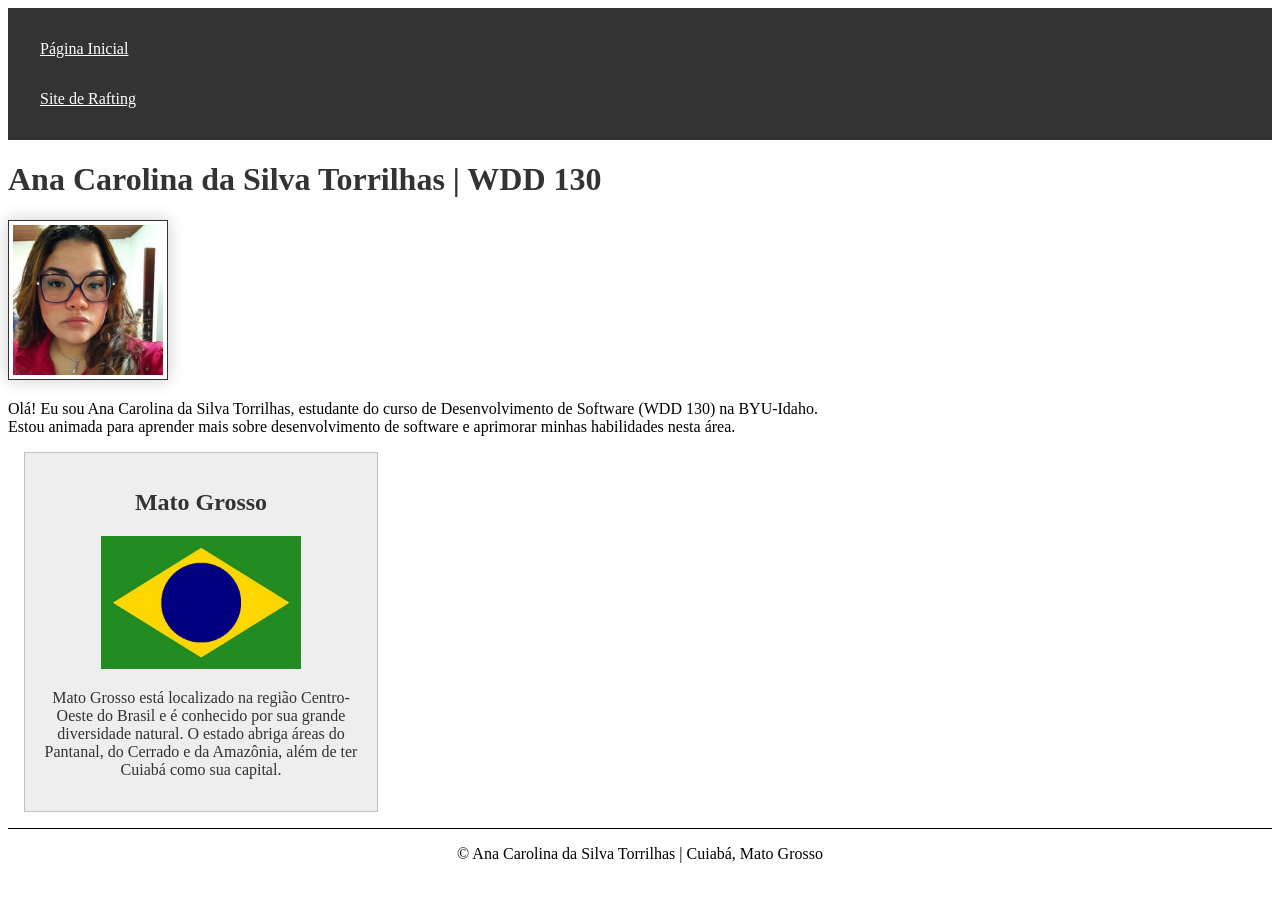
<file: index.html>
<!DOCTYPE html>
<html lang="pt-BR">
  <head>
    <meta charset="UTF-8">
    <meta name="viewport" content="width=device-width, initial-scale=1.0">
    <title>Ana Carolina da Silva Torrilhas | WDD 130</title>
    <meta name="description" content="Página inicial de Ana Carolina da Silva Torrilhas para o curso WDD 130, com informações sobre desenvolvimento de software e Mato Grosso.">
    <meta name="author" content="Ana Carolina da Silva Torrilhas">
    <link rel="stylesheet" href="estilos/estilos.css">
  </head>
  <body>
    <header>
      <nav aria-label="Navegação principal">
        <a href="#">Página Inicial</a>
        <a href="wwr/">Site de Rafting</a>
      </nav>
    </header>
    <main>
      <h1>Ana Carolina da Silva Torrilhas | WDD 130</h1>
      <img src="imagens/perfil.jpg" alt="Ana Carolina da Silva Torrilhas" width="200">
      <p>Olá! Eu sou Ana Carolina da Silva Torrilhas, estudante do curso de Desenvolvimento de Software (WDD 130) na BYU-Idaho. Estou animada para aprender mais sobre desenvolvimento de software e aprimorar minhas habilidades nesta área.</p>
    </main>
    <aside>
      <h2>Mato Grosso</h2>
      <img src="imagens/brasil.jpg" alt="Bandeira do Brasil">
      <p>Mato Grosso está localizado na região Centro-Oeste do Brasil e é conhecido por sua grande diversidade natural. O estado abriga áreas do Pantanal, do Cerrado e da Amazônia, além de ter Cuiabá como sua capital.</p>
    </aside>
    <footer>
      <p>&copy; Ana Carolina da Silva Torrilhas | Cuiabá, Mato Grosso</p>
    </footer>
  </body>
</html>
</file>
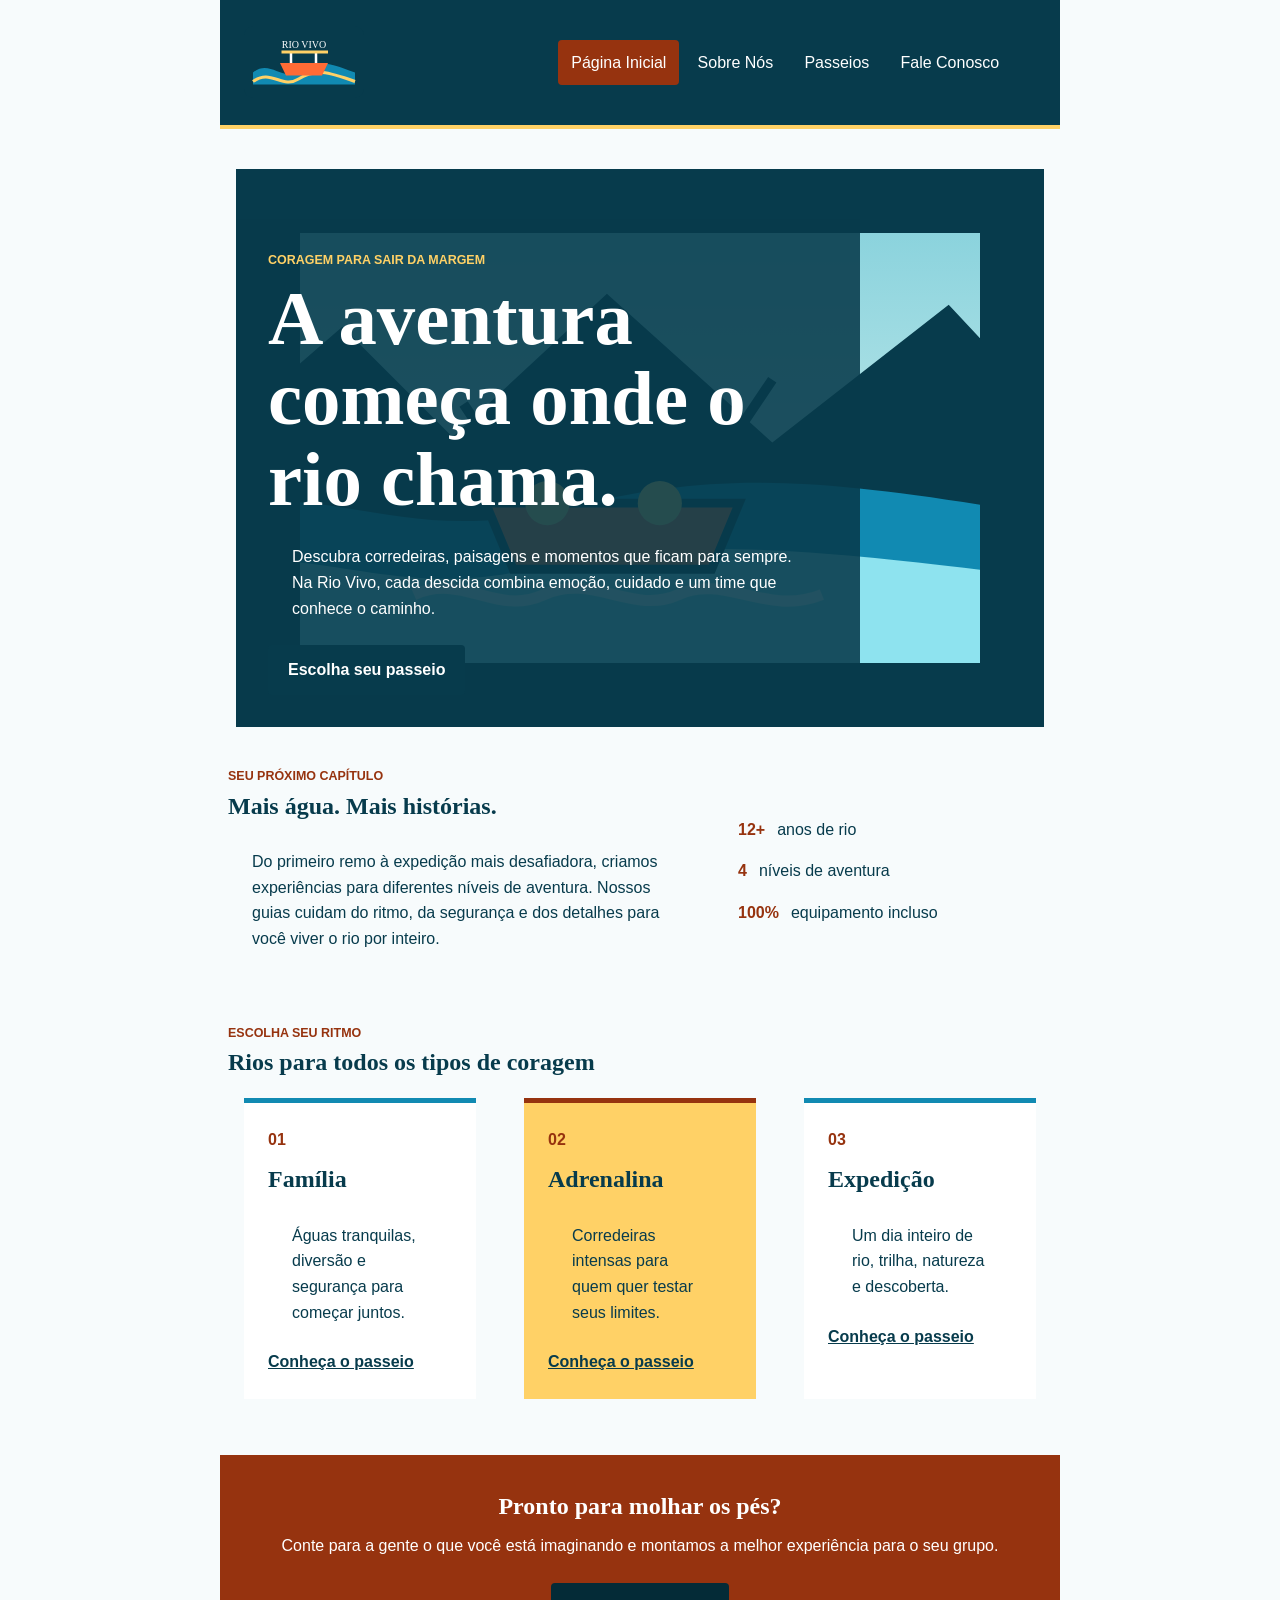
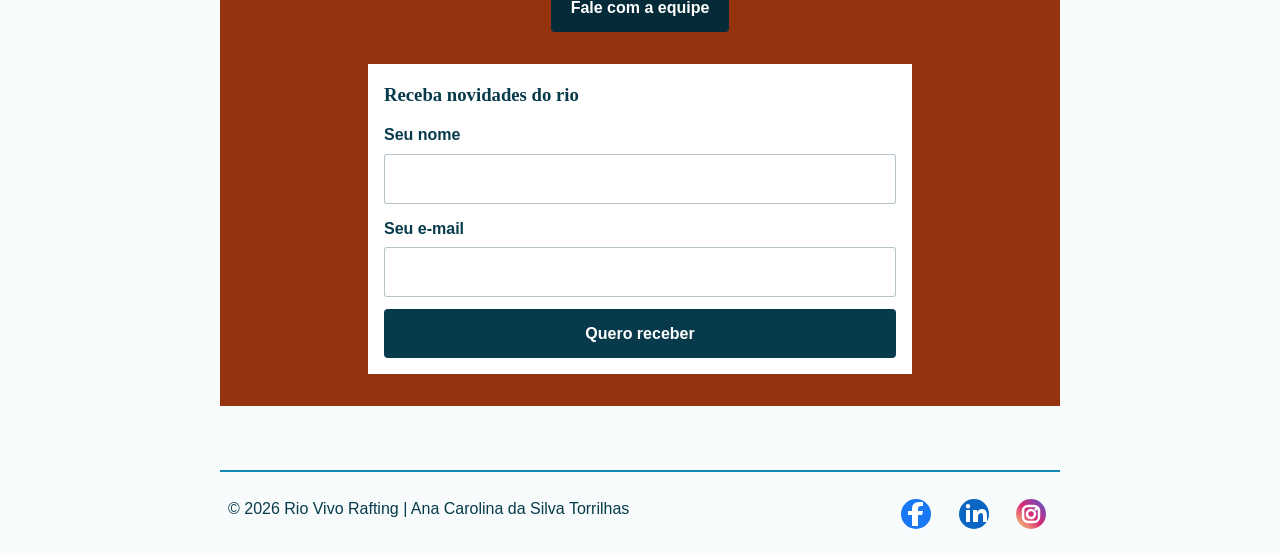
<file: wwr/index.html>
<!DOCTYPE html>
<html lang="pt-BR">
  <head>
    <meta charset="UTF-8">
    <meta name="viewport" content="width=device-width, initial-scale=1.0">
    <title>Rio Vivo Rafting | Aventura que fica</title>
    <meta name="description" content="Viva experiências de rafting seguras e memoráveis com a Rio Vivo, cercado pelas paisagens mais bonitas do Brasil.">
    <meta name="author" content="Ana Carolina da Silva Torrilhas">
    <link rel="stylesheet" href="estilos/rafting.css">
  </head>
  <body>
    <header>
      <a class="logo" href="index.html"><img src="imagens/logo.svg" alt="Rio Vivo Rafting"></a>
      <nav aria-label="Navegação principal">
        <ul>
          <li><a href="index.html" aria-current="page">Página Inicial</a></li>
          <li><a href="sobre.html">Sobre Nós</a></li>
          <li><a href="passeios.html">Passeios</a></li>
          <li><a href="contato.html">Fale Conosco</a></li>
        </ul>
      </nav>
    </header>

    <main>
      <section class="home-hero">
        <img class="home-hero-image" src="imagens/hero-rafting.svg" alt="Bote de rafting descendo um rio entre montanhas">
        <div class="home-hero-content">
          <p class="eyebrow">Coragem para sair da margem</p>
          <h1>A aventura começa onde o rio chama.</h1>
          <p>Descubra corredeiras, paisagens e momentos que ficam para sempre. Na Rio Vivo, cada descida combina emoção, cuidado e um time que conhece o caminho.</p>
          <a class="button" href="passeios.html">Escolha seu passeio</a>
        </div>
      </section>

      <section class="intro-section">
        <div>
          <p class="eyebrow">Seu próximo capítulo</p>
          <h2>Mais água. Mais histórias.</h2>
          <p>Do primeiro remo à expedição mais desafiadora, criamos experiências para diferentes níveis de aventura. Nossos guias cuidam do ritmo, da segurança e dos detalhes para você viver o rio por inteiro.</p>
        </div>
        <div class="stat-list" aria-label="Diferenciais da Rio Vivo">
          <div><strong>12+</strong><span>anos de rio</span></div>
          <div><strong>4</strong><span>níveis de aventura</span></div>
          <div><strong>100%</strong><span>equipamento incluso</span></div>
        </div>
      </section>

      <section class="feature-section">
        <div class="section-heading">
          <p class="eyebrow">Escolha seu ritmo</p>
          <h2>Rios para todos os tipos de coragem</h2>
        </div>
        <div class="mini-grid">
          <article class="feature-card"><span class="card-number">01</span><h3>Família</h3><p>Águas tranquilas, diversão e segurança para começar juntos.</p><a href="passeios.html">Conheça o passeio</a></article>
          <article class="feature-card feature-card-accent"><span class="card-number">02</span><h3>Adrenalina</h3><p>Corredeiras intensas para quem quer testar seus limites.</p><a href="passeios.html">Conheça o passeio</a></article>
          <article class="feature-card"><span class="card-number">03</span><h3>Expedição</h3><p>Um dia inteiro de rio, trilha, natureza e descoberta.</p><a href="passeios.html">Conheça o passeio</a></article>
        </div>
      </section>

      <section class="cta-section">
        <h2>Pronto para molhar os pés?</h2>
        <p>Conte para a gente o que você está imaginando e montamos a melhor experiência para o seu grupo.</p>
        <a class="button button-dark" href="contato.html">Fale com a equipe</a>
        <form class="newsletter-form" action="https://formspree.io/f/mayzqvqa" method="post">
          <h3>Receba novidades do rio</h3>
          <label for="newsletter-nome">Seu nome<input id="newsletter-nome" name="nome" type="text" autocomplete="name" required></label>
          <label for="newsletter-email">Seu e-mail<input id="newsletter-email" name="email" type="email" autocomplete="email" required></label>
          <button class="button" type="submit">Quero receber</button>
        </form>
      </section>
    </main>

    <footer>
      <p>&copy; 2026 Rio Vivo Rafting | Ana Carolina da Silva Torrilhas</p>
      <nav class="redes-sociais" aria-label="Redes sociais">
        <a href="https://facebook.com" aria-label="Facebook"><img src="imagens/facebook.svg" alt="Ícone do Facebook"></a>
        <a href="https://linkedin.com" aria-label="LinkedIn"><img src="imagens/linkedin.svg" alt="Ícone do LinkedIn"></a>
        <a href="https://instagram.com" aria-label="Instagram"><img src="imagens/instagram.svg" alt="Ícone do Instagram"></a>
      </nav>
    </footer>
  </body>
</html>
</file>
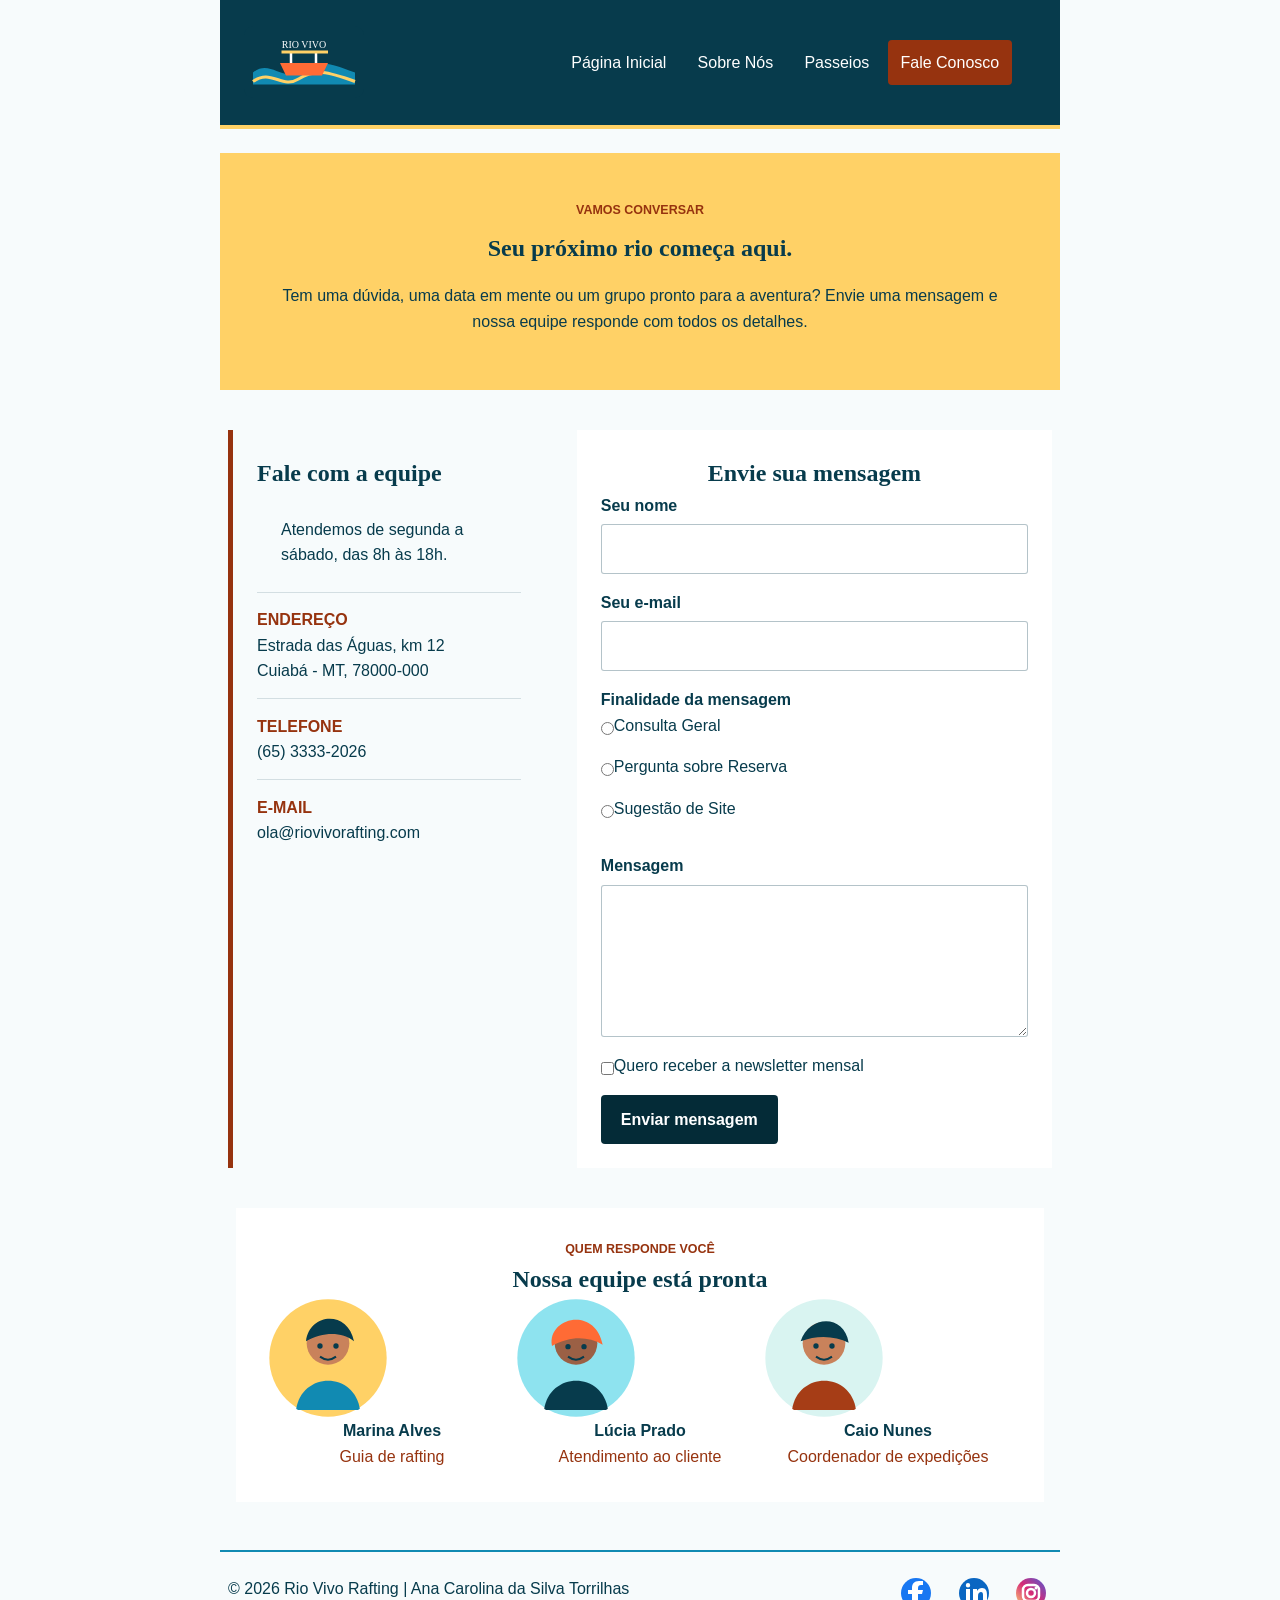
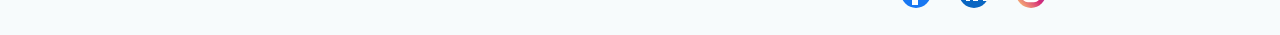
<file: wwr/contato.html>
<!DOCTYPE html>
<html lang="pt-BR">
  <head>
    <meta charset="UTF-8">
    <meta name="viewport" content="width=device-width, initial-scale=1.0">
    <title>Fale Conosco | Rio Vivo Rafting</title>
    <meta name="description" content="Entre em contato com a Rio Vivo Rafting para tirar dúvidas, planejar seu passeio e falar com nossa equipe.">
    <meta name="author" content="Ana Carolina da Silva Torrilhas">
    <link rel="stylesheet" href="estilos/rafting.css">
  </head>
  <body>
    <header>
      <a class="logo" href="index.html"><img src="imagens/logo.svg" alt="Rio Vivo Rafting"></a>
      <nav aria-label="Navegação principal"><ul>
        <li><a href="index.html">Página Inicial</a></li><li><a href="sobre.html">Sobre Nós</a></li><li><a href="passeios.html">Passeios</a></li><li><a href="contato.html" aria-current="page">Fale Conosco</a></li>
      </ul></nav>
    </header>

    <main>
      <section class="page-intro">
        <p class="eyebrow">Vamos conversar</p>
        <h1>Seu próximo rio começa aqui.</h1>
        <p>Tem uma dúvida, uma data em mente ou um grupo pronto para a aventura? Envie uma mensagem e nossa equipe responde com todos os detalhes.</p>
      </section>

      <section class="contact-layout">
        <div class="contact-info">
          <h2>Fale com a equipe</h2>
          <p>Atendemos de segunda a sábado, das 8h às 18h.</p>
          <dl>
            <div><dt>Endereço</dt><dd>Estrada das Águas, km 12<br>Cuiabá - MT, 78000-000</dd></div>
            <div><dt>Telefone</dt><dd>(65) 3333-2026</dd></div>
            <div><dt>E-mail</dt><dd>ola@riovivorafting.com</dd></div>
          </dl>
          <iframe title="Mapa da base Rio Vivo Rafting em Cuiabá" src="https://www.google.com/maps?q=Cuiab%C3%A1%20MT&output=embed" loading="lazy"></iframe>
        </div>

        <form action="https://formspree.io/f/mayzqvqa" method="post">
          <h2>Envie sua mensagem</h2>
          <label for="nome">Seu nome<input id="nome" name="nome" type="text" autocomplete="name" required></label>
          <label for="email">Seu e-mail<input id="email" name="email" type="email" autocomplete="email" required></label>
          <fieldset>
            <legend>Finalidade da mensagem</legend>
            <label><input id="consulta-geral" name="finalidade" type="radio" value="consulta-geral" required> Consulta Geral</label>
            <label><input id="pergunta-reserva" name="finalidade" type="radio" value="pergunta-reserva"> Pergunta sobre Reserva</label>
            <label><input id="sugestao-site" name="finalidade" type="radio" value="sugestao-site"> Sugestão de Site</label>
          </fieldset>
          <label for="mensagem">Mensagem<textarea id="mensagem" name="mensagem" rows="5" required></textarea></label>
          <label class="checkbox-label"><input id="newsletter" name="newsletter" type="checkbox" value="sim"> Quero receber a newsletter mensal</label>
          <button class="button button-dark" type="submit">Enviar mensagem</button>
        </form>
      </section>

      <section class="staff-section">
        <p class="eyebrow">Quem responde você</p>
        <h2>Nossa equipe está pronta</h2>
        <div class="staff-grid">
          <figure><img src="imagens/funcionaria-1.svg" alt="Marina Alves, guia de rafting"><figcaption><strong>Marina Alves</strong><span>Guia de rafting</span></figcaption></figure>
          <figure><img src="imagens/funcionaria-2.svg" alt="Lúcia Prado, atendimento ao cliente"><figcaption><strong>Lúcia Prado</strong><span>Atendimento ao cliente</span></figcaption></figure>
          <figure><img src="imagens/funcionario-3.svg" alt="Caio Nunes, coordenador de expedições"><figcaption><strong>Caio Nunes</strong><span>Coordenador de expedições</span></figcaption></figure>
        </div>
      </section>
    </main>

    <footer><p>&copy; 2026 Rio Vivo Rafting | Ana Carolina da Silva Torrilhas</p><nav class="redes-sociais" aria-label="Redes sociais"><a href="https://facebook.com" aria-label="Facebook"><img src="imagens/facebook.svg" alt="Ícone do Facebook"></a><a href="https://linkedin.com" aria-label="LinkedIn"><img src="imagens/linkedin.svg" alt="Ícone do LinkedIn"></a><a href="https://instagram.com" aria-label="Instagram"><img src="imagens/instagram.svg" alt="Ícone do Instagram"></a></nav></footer>
  </body>
</html>
</file>
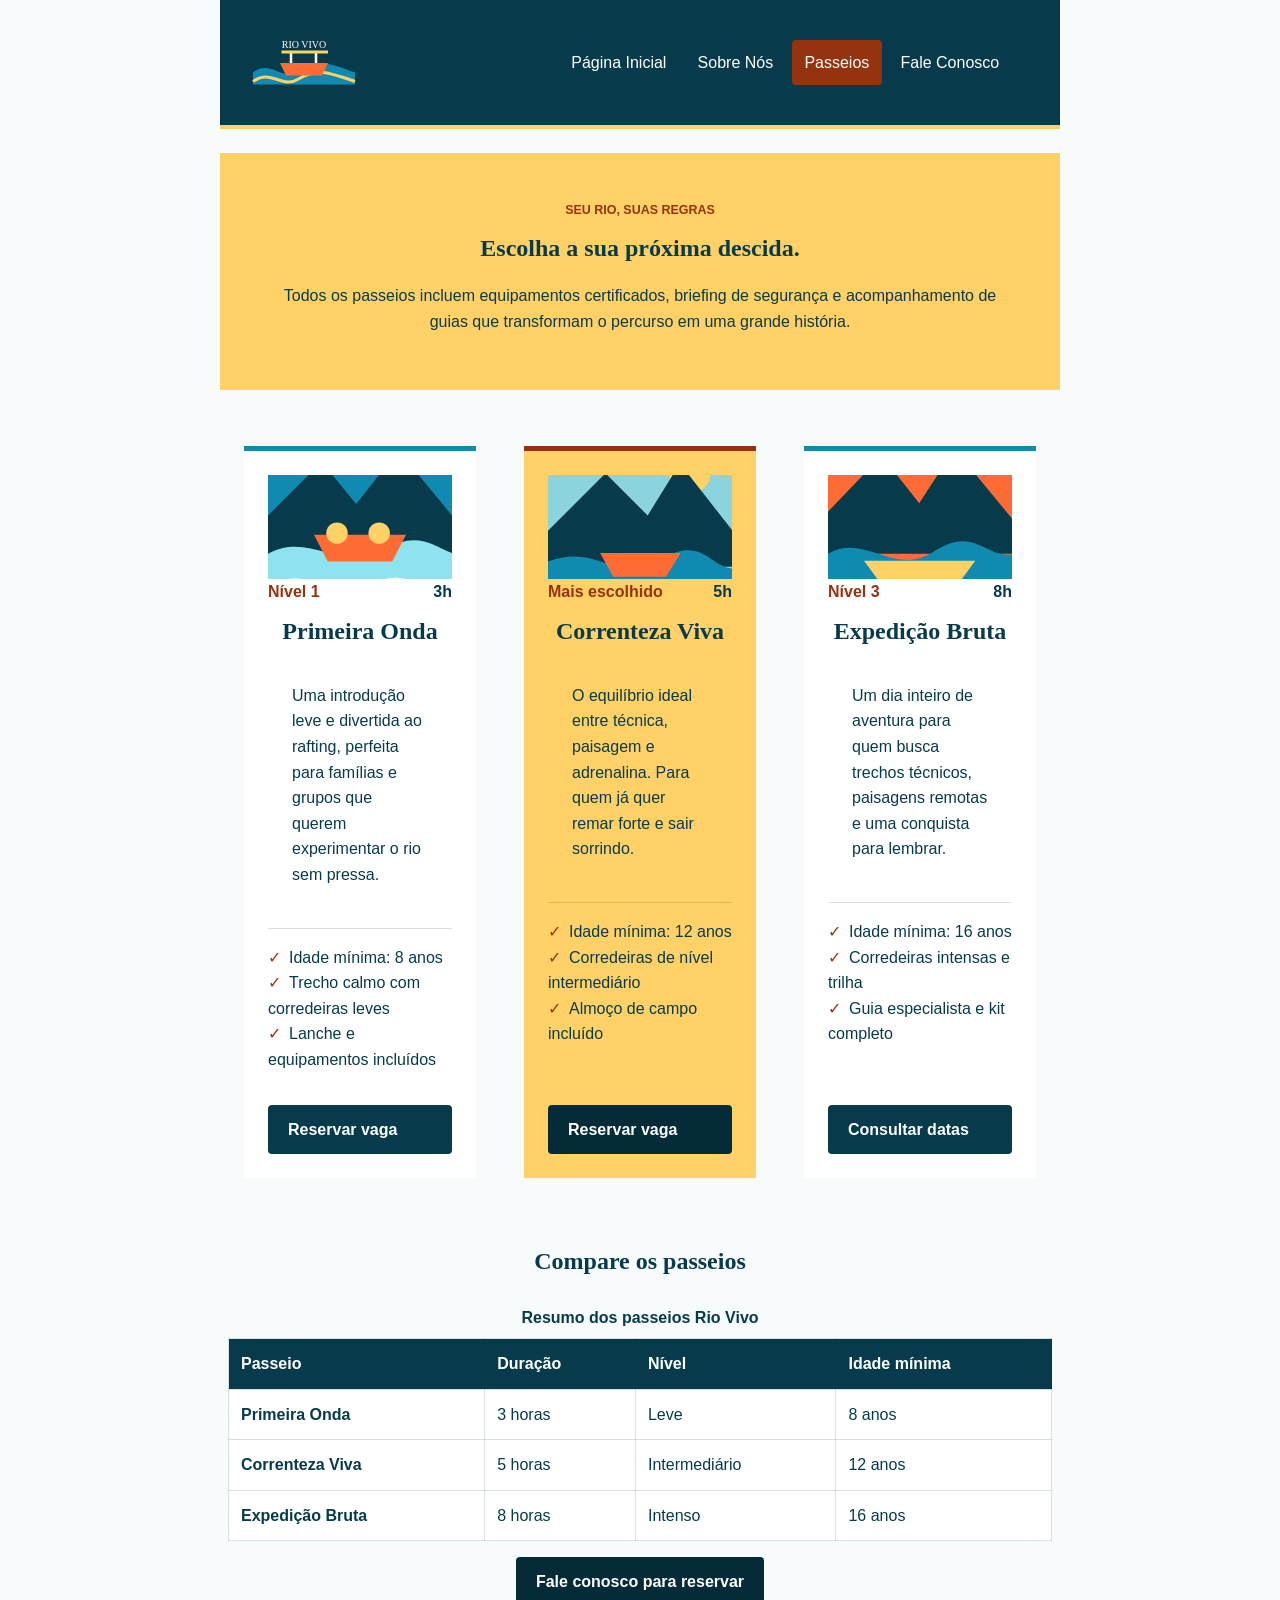
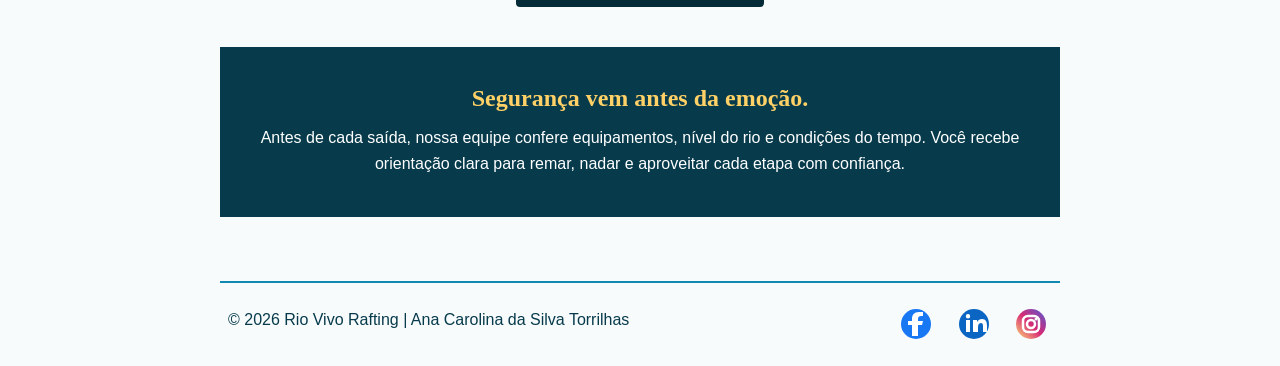
<file: wwr/passeios.html>
<!DOCTYPE html>
<html lang="pt-BR">
  <head>
    <meta charset="UTF-8">
    <meta name="viewport" content="width=device-width, initial-scale=1.0">
    <title>Passeios | Rio Vivo Rafting</title>
    <meta name="description" content="Compare os passeios de rafting da Rio Vivo e encontre a aventura ideal para o seu grupo.">
    <meta name="author" content="Ana Carolina da Silva Torrilhas">
    <link rel="stylesheet" href="estilos/rafting.css">
  </head>
  <body>
    <header>
      <a class="logo" href="index.html"><img src="imagens/logo.svg" alt="Rio Vivo Rafting"></a>
      <nav aria-label="Navegação principal"><ul>
        <li><a href="index.html">Página Inicial</a></li><li><a href="sobre.html">Sobre Nós</a></li><li><a href="passeios.html" aria-current="page">Passeios</a></li><li><a href="contato.html">Fale Conosco</a></li>
      </ul></nav>
    </header>

    <main>
      <section class="page-intro"><p class="eyebrow">Seu rio, suas regras</p><h1>Escolha a sua próxima descida.</h1><p>Todos os passeios incluem equipamentos certificados, briefing de segurança e acompanhamento de guias que transformam o percurso em uma grande história.</p></section>
      <section class="tour-grid" aria-label="Opções de passeios">
        <article class="tour-card"><img src="imagens/aventura-1.svg" alt="Bote na aventura Primeira Onda"><div class="tour-top"><span>Nível 1</span><strong>3h</strong></div><h2>Primeira Onda</h2><p>Uma introdução leve e divertida ao rafting, perfeita para famílias e grupos que querem experimentar o rio sem pressa.</p><ul><li>Idade mínima: 8 anos</li><li>Trecho calmo com corredeiras leves</li><li>Lanche e equipamentos incluídos</li></ul><a class="button" href="contato.html">Reservar vaga</a></article>
        <article class="tour-card tour-card-featured"><img src="imagens/aventura-3.svg" alt="Bote na aventura Correnteza Viva"><div class="tour-top"><span>Mais escolhido</span><strong>5h</strong></div><h2>Correnteza Viva</h2><p>O equilíbrio ideal entre técnica, paisagem e adrenalina. Para quem já quer remar forte e sair sorrindo.</p><ul><li>Idade mínima: 12 anos</li><li>Corredeiras de nível intermediário</li><li>Almoço de campo incluído</li></ul><a class="button button-dark" href="contato.html">Reservar vaga</a></article>
        <article class="tour-card"><img src="imagens/aventura-5.svg" alt="Bote na aventura Expedição Bruta"><div class="tour-top"><span>Nível 3</span><strong>8h</strong></div><h2>Expedição Bruta</h2><p>Um dia inteiro de aventura para quem busca trechos técnicos, paisagens remotas e uma conquista para lembrar.</p><ul><li>Idade mínima: 16 anos</li><li>Corredeiras intensas e trilha</li><li>Guia especialista e kit completo</li></ul><a class="button" href="contato.html">Consultar datas</a></article>
      </section>
      <section class="schedule-section">
        <h2>Compare os passeios</h2>
        <table>
          <caption>Resumo dos passeios Rio Vivo</caption>
          <thead><tr><th>Passeio</th><th>Duração</th><th>Nível</th><th>Idade mínima</th></tr></thead>
          <tbody><tr><th>Primeira Onda</th><td>3 horas</td><td>Leve</td><td>8 anos</td></tr><tr><th>Correnteza Viva</th><td>5 horas</td><td>Intermediário</td><td>12 anos</td></tr><tr><th>Expedição Bruta</th><td>8 horas</td><td>Intenso</td><td>16 anos</td></tr></tbody>
        </table>
        <a class="button button-dark" href="contato.html">Fale conosco para reservar</a>
      </section>
      <section class="safety-strip"><h2>Segurança vem antes da emoção.</h2><p>Antes de cada saída, nossa equipe confere equipamentos, nível do rio e condições do tempo. Você recebe orientação clara para remar, nadar e aproveitar cada etapa com confiança.</p></section>
    </main>

    <footer><p>&copy; 2026 Rio Vivo Rafting | Ana Carolina da Silva Torrilhas</p><nav class="redes-sociais" aria-label="Redes sociais"><a href="https://facebook.com" aria-label="Facebook"><img src="imagens/facebook.svg" alt="Ícone do Facebook"></a><a href="https://linkedin.com" aria-label="LinkedIn"><img src="imagens/linkedin.svg" alt="Ícone do LinkedIn"></a><a href="https://instagram.com" aria-label="Instagram"><img src="imagens/instagram.svg" alt="Ícone do Instagram"></a></nav></footer>
  </body>
</html>
</file>
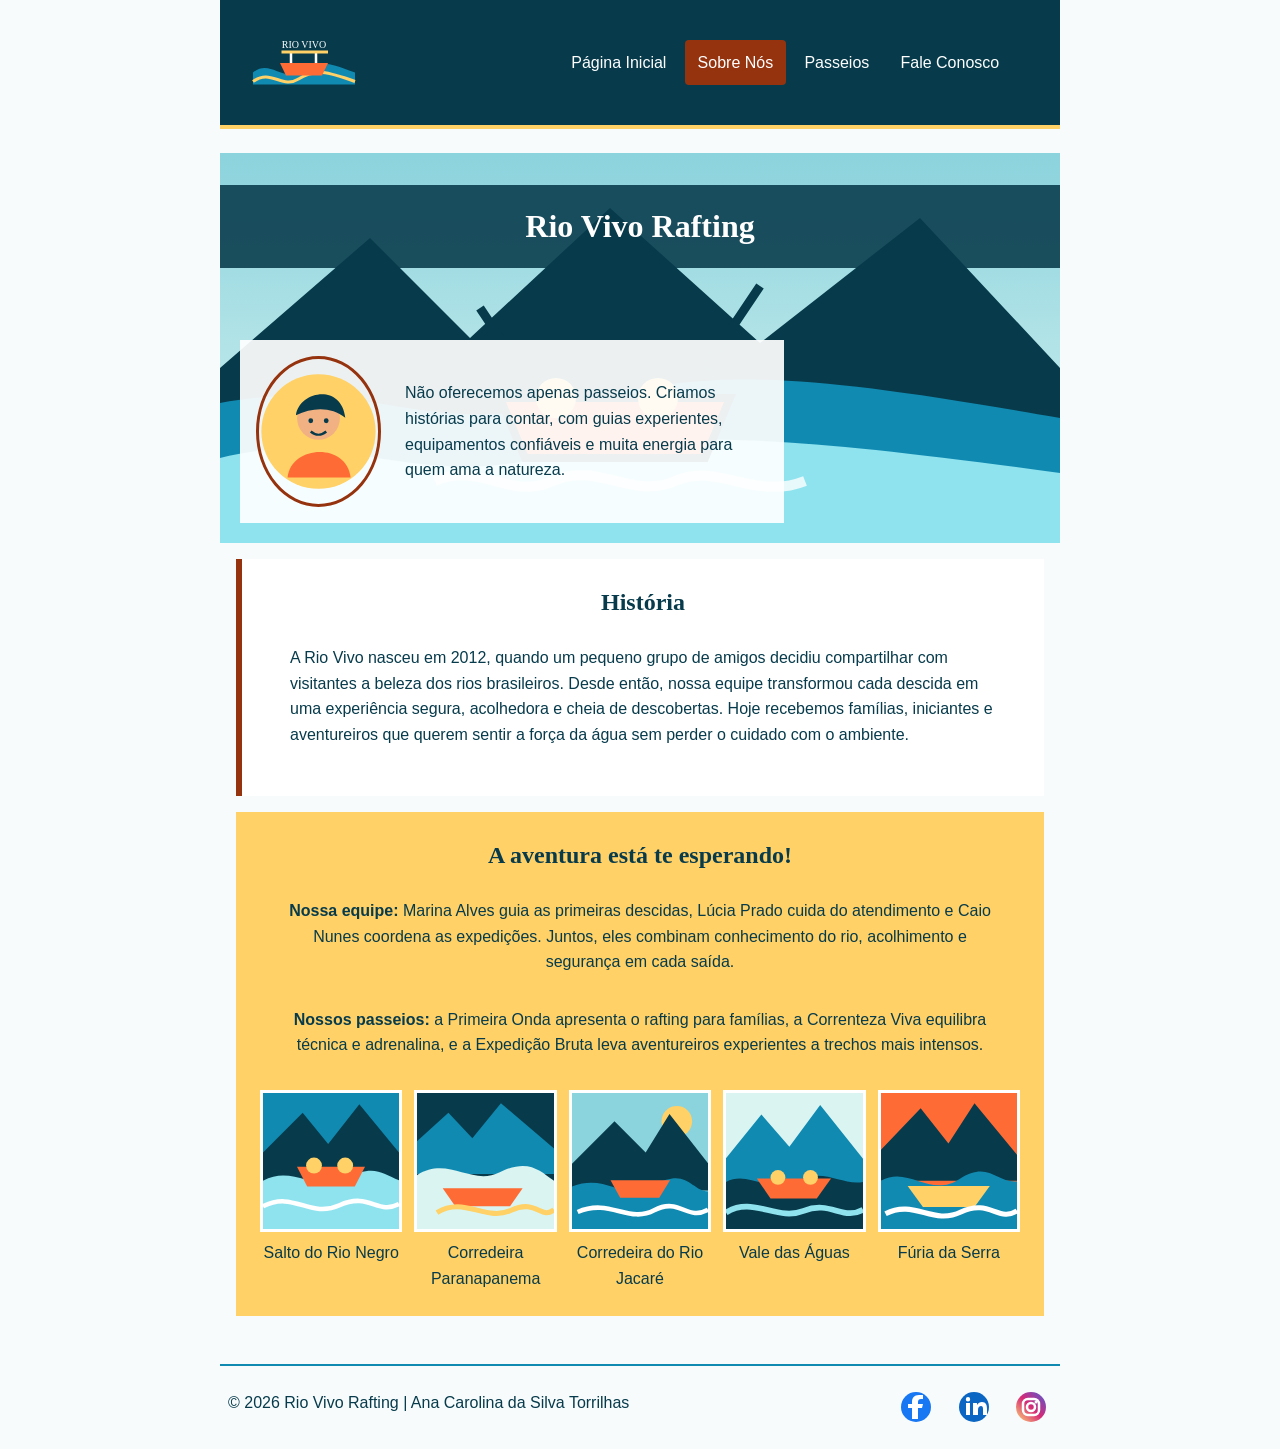
<file: wwr/sobre.html>
<!DOCTYPE html>
<html lang="pt-BR">
  <head>
    <meta charset="UTF-8">
    <meta name="viewport" content="width=device-width, initial-scale=1.0">
    <title>Sobre Nós | Rio Vivo Rafting</title>
    <meta name="description" content="Conheça a história da Rio Vivo Rafting e prepare-se para aventuras inesquecíveis nas águas do Brasil.">
    <meta name="author" content="Ana Carolina da Silva Torrilhas">
    <link rel="stylesheet" href="estilos/rafting.css">
  </head>
  <body>
    <header>
      <a class="logo" href="index.html">
        <img src="imagens/logo.svg" alt="Rio Vivo Rafting">
      </a>
      <nav aria-label="Navegação principal">
        <ul>
          <li><a href="index.html">Página Inicial</a></li>
          <li><a href="sobre.html" aria-current="page">Sobre Nós</a></li>
          <li><a href="passeios.html">Passeios</a></li>
          <li><a href="contato.html">Fale Conosco</a></li>
        </ul>
      </nav>
    </header>

    <main>
      <div class="hero">
        <img src="imagens/hero-rafting.svg" alt="Bote de rafting descendo um rio entre montanhas">
        <h1>Rio Vivo Rafting</h1>
        <article>
          <img src="imagens/guia.svg" alt="Guia de rafting sorrindo">
          <p>Não oferecemos apenas passeios. Criamos histórias para contar, com guias experientes, equipamentos confiáveis e muita energia para quem ama a natureza.</p>
        </article>
      </div>

      <section class="historia">
        <h2>História</h2>
        <p>A Rio Vivo nasceu em 2012, quando um pequeno grupo de amigos decidiu compartilhar com visitantes a beleza dos rios brasileiros. Desde então, nossa equipe transformou cada descida em uma experiência segura, acolhedora e cheia de descobertas. Hoje recebemos famílias, iniciantes e aventureiros que querem sentir a força da água sem perder o cuidado com o ambiente.</p>
      </section>

      <section class="aventura">
        <h2>A aventura está te esperando!</h2>
        <p><strong>Nossa equipe:</strong> Marina Alves guia as primeiras descidas, Lúcia Prado cuida do atendimento e Caio Nunes coordena as expedições. Juntos, eles combinam conhecimento do rio, acolhimento e segurança em cada saída.</p>
        <p><strong>Nossos passeios:</strong> a Primeira Onda apresenta o rafting para famílias, a Correnteza Viva equilibra técnica e adrenalina, e a Expedição Bruta leva aventureiros experientes a trechos mais intensos.</p>
        <div class="aventura-grid">
          <figure><img src="imagens/aventura-1.svg" alt="Bote atravessando uma corredeira"><figcaption>Salto do Rio Negro</figcaption></figure>
          <figure><img src="imagens/aventura-2.svg" alt="Águas rápidas entre pedras"><figcaption>Corredeira Paranapanema</figcaption></figure>
          <figure><img src="imagens/aventura-3.svg" alt="Bote navegando por águas azuis"><figcaption>Corredeira do Rio Jacaré</figcaption></figure>
          <figure><img src="imagens/aventura-4.svg" alt="Rio cercado por montanhas"><figcaption>Vale das Águas</figcaption></figure>
          <figure><img src="imagens/aventura-5.svg" alt="Rafting em uma onda intensa"><figcaption>Fúria da Serra</figcaption></figure>
        </div>
      </section>
    </main>

    <footer>
      <p>&copy; 2026 Rio Vivo Rafting | Ana Carolina da Silva Torrilhas</p>
      <nav class="redes-sociais" aria-label="Redes sociais">
        <a href="https://facebook.com" aria-label="Facebook">
          <img src="imagens/facebook.svg" alt="Ícone do Facebook">
        </a>
        <a href="https://linkedin.com" aria-label="LinkedIn">
          <img src="imagens/linkedin.svg" alt="Ícone do LinkedIn">
        </a>
        <a href="https://instagram.com" aria-label="Instagram">
          <img src="imagens/instagram.svg" alt="Ícone do Instagram">
        </a>
      </nav>
    </footer>
  </body>
</html>
</file>
<file: estilos/estilos.css>
nav {
  background-color: #333;
  padding: 1rem;
}

nav a {
  color: #fff;
  padding: 1rem;
  display: block;
}

main {
  max-width: 840px;
}

h1 {
  color: #333;
}

main img {
  width: 150px;
  height: auto;
  border: 1px solid #333;
  padding: 0.25rem;
  box-shadow: 0 0 1rem rgb(0 0 0 / 0.2);
}

aside {
  width: 20rem;
  margin: 1rem;
  border: 1px solid rgb(0 0 0 / 0.2);
  padding: 1rem;
  background-color: #eee;
  color: #333;
  text-align: center;
}

aside img {
  width: 200px;
  height: auto;
}

p {
  padding: 0;
}

footer {
  margin-top: 15px;
  border-top: 1px solid #000;
  text-align: center;
}
</file>
<file: wwr/estilos/rafting.css>
:root {
  --primaria: #073b4c;
  --secundaria: #118ab2;
  --destaque: #96330f;
  --amarelo: #ffd166;
  --papel: #f7fbfc;
  --branco: #fff;
  --linha: rgb(7 59 76 / 0.15);
  --borda: rgb(7 59 76 / 0.3);
  --titulo: Georgia, "Times New Roman", serif;
  --corpo: "Trebuchet MS", Arial, sans-serif;
}

* {
  box-sizing: border-box;
  margin: 0;
  padding: 0;
}

body {
  background: var(--papel);
  color: var(--primaria);
  font-family: var(--corpo);
  line-height: 1.6;
}

header,
main,
footer {
  margin: 0 auto;
  width: min(840px, calc(100% - 2rem));
}

header {
  align-items: center;
  background: var(--primaria);
  border-bottom: 4px solid var(--amarelo);
  color: var(--branco);
  display: grid;
  gap: 2rem;
  grid-template-columns: 120px 1fr;
  padding: 1rem 1.5rem;
}

.logo img {
  display: block;
  height: 72px;
  width: 120px;
}

nav ul {
  align-items: center;
  display: flex;
  flex-wrap: wrap;
  gap: 0.35rem;
  justify-content: flex-end;
  list-style: none;
}

nav a {
  color: var(--branco);
  display: block;
  padding: 0.6rem 0.8rem;
  text-decoration: none;
}

nav a:hover,
nav a[aria-current="page"] {
  background: var(--destaque);
  border-radius: 4px;
}

main {
  padding: 1.5rem 0 2rem;
}

h1,
h2 {
  color: var(--primaria);
  font-family: var(--titulo);
  text-align: center;
}

p,
section,
article,
nav {
  margin: 1rem;
  padding: 0.5rem;
}

.hero {
  overflow: hidden;
  position: relative;
}

.hero > img {
  display: block;
  width: 100%;
}

.hero h1 {
  background: rgb(7 59 76 / 0.88);
  color: var(--branco);
  left: 0;
  padding: 1rem;
  position: absolute;
  top: 2rem;
  width: 100%;
}

.hero article {
  background: rgb(255 255 255 / 0.92);
  bottom: 1.25rem;
  display: flex;
  left: 1.25rem;
  margin: 0;
  max-width: 34rem;
  padding: 1rem;
  position: absolute;
}

.hero article img {
  border: 3px solid var(--destaque);
  border-radius: 50%;
  width: 125px;
}

.historia {
  background: var(--branco);
  border-left: 6px solid var(--destaque);
  padding: 1.5rem;
}

.aventura {
  background: var(--amarelo);
  padding: 1.5rem;
  text-align: center;
}

.aventura-grid {
  display: grid;
  gap: 0.75rem;
  grid-template-columns: repeat(5, 1fr);
  margin-top: 1.5rem;
}

.aventura figure {
  margin: 0;
}

.aventura figure img {
  aspect-ratio: 1;
  border: 3px solid var(--branco);
  display: block;
  object-fit: cover;
  width: 100%;
}

.aventura figcaption {
  color: var(--primaria);
  padding-top: 0.5rem;
}

footer {
  border-top: 2px solid var(--secundaria);
  display: flex;
  justify-content: space-between;
  padding: 1rem 0;
}

footer p {
  margin: 0;
}

.redes-sociais {
  display: flex;
  margin: 0;
  padding: 0;
}

.redes-sociais a {
  text-decoration: none;
}

.redes-sociais img {
  display: block;
  height: 32px;
  width: 32px;
}

.home-hero {
  align-items: end;
  background: var(--primaria);
  color: var(--branco);
  display: flex;
  min-height: 430px;
  overflow: hidden;
  padding: clamp(1.5rem, 5vw, 4rem);
  position: relative;
}

.home-hero-image {
  display: block;
  height: 430px;
  object-fit: cover;
  width: 100%;
}

.home-hero-content {
  background: rgb(7 59 76 / 0.88);
  bottom: 0;
  left: 0;
  max-width: 39rem;
  padding: 2rem;
  position: absolute;
}

.home-hero h1 {
  color: var(--branco);
  font-size: clamp(2.4rem, 7vw, 4.8rem);
  line-height: 1.05;
  margin: 0.5rem 0 1rem;
  text-align: left;
}

.eyebrow {
  color: var(--destaque);
  font-size: 0.78rem;
  font-weight: bold;
  margin: 0;
  padding: 0;
  text-transform: uppercase;
}

.home-hero .eyebrow {
  color: var(--amarelo);
}

.button {
  background: var(--primaria);
  border: 0;
  border-radius: 4px;
  color: var(--branco);
  display: inline-block;
  font: inherit;
  font-weight: bold;
  padding: 0.75rem 1.25rem;
  text-decoration: none;
}

.button:hover {
  background: var(--secundaria);
}

.button-dark {
  background: #042b37;
}

.intro-section,
.feature-section,
.cta-section,
.contact-layout,
.tour-grid,
.safety-strip {
  margin: 2rem 0;
}

.intro-section {
  align-items: center;
  display: grid;
  gap: 2rem;
  grid-template-columns: 1.4fr 1fr;
}

.intro-section h2,
.section-heading h2 {
  text-align: left;
}

.stat-list {
  display: grid;
  gap: 1rem;
  padding: 0 1rem;
}

.stat-list div {
  align-items: baseline;
  display: flex;
  gap: 0.75rem;
}

.stat-list strong {
  color: var(--destaque);
}

.mini-grid,
.tour-grid {
  display: grid;
  gap: 1rem;
  grid-template-columns: repeat(3, 1fr);
}

.feature-card,
.tour-card {
  background: var(--branco);
  border-top: 5px solid var(--secundaria);
  padding: 1.5rem;
}

.feature-card-accent,
.tour-card-featured {
  background: var(--amarelo);
  border-color: var(--destaque);
}

.card-number {
  color: var(--destaque);
  font-weight: bold;
}

.feature-card h3,
.tour-card h2 {
  color: var(--primaria);
  font-family: var(--titulo);
  font-size: 1.5rem;
  margin: 0.5rem 0;
}

.feature-card a {
  color: var(--primaria);
  font-weight: bold;
  margin-top: 1rem;
}

.cta-section {
  background: var(--destaque);
  color: var(--branco);
  padding: 2rem;
  text-align: center;
}

.cta-section h2 {
  color: var(--branco);
}

.cta-section p {
  margin: 0 auto 1rem;
}

.newsletter-form {
  background: var(--branco);
  color: var(--primaria);
  display: grid;
  gap: 0.75rem;
  margin: 2rem auto 0;
  max-width: 34rem;
  padding: 1rem;
  text-align: left;
}

.newsletter-form h3 {
  color: var(--primaria);
  font-family: var(--titulo);
}

.newsletter-form label {
  margin-bottom: 0;
}

.page-intro {
  background: var(--amarelo);
  margin: 0 0 2rem;
  padding: clamp(1.5rem, 5vw, 3rem);
  text-align: center;
}

.page-intro h1 {
  color: var(--primaria);
  margin: 0.5rem 0;
}

.page-intro p:last-child {
  margin: 0 auto;
}

.tour-card {
  display: flex;
  flex-direction: column;
}

.tour-card > img {
  aspect-ratio: 16 / 9;
  display: block;
  object-fit: cover;
  width: 100%;
}

.tour-top {
  display: flex;
  justify-content: space-between;
}

.tour-top span {
  color: var(--destaque);
  font-weight: bold;
}

.tour-card ul {
  border-top: 1px solid var(--linha);
  list-style: none;
  margin: 1rem 0;
  padding: 1rem 0;
}

.tour-card li::before {
  color: var(--destaque);
  content: "✓";
  margin-right: 0.5rem;
}

.tour-card .button {
  margin-top: auto;
}

.safety-strip {
  background: var(--primaria);
  color: var(--branco);
  padding: 2rem;
  text-align: center;
}

.safety-strip h2 {
  color: var(--amarelo);
}

.safety-strip p {
  margin: 0 auto;
}

.schedule-section {
  margin: 2rem 0;
  text-align: center;
}

table {
  background: var(--branco);
  border-collapse: collapse;
  margin: 1rem auto;
  width: 100%;
}

caption {
  font-weight: bold;
  padding: 0.5rem;
}

th,
td {
  border: 1px solid var(--linha);
  padding: 0.75rem;
  text-align: left;
}

thead {
  background: var(--primaria);
  color: var(--branco);
}

.contact-layout {
  display: grid;
  gap: 2rem;
  grid-template-columns: 0.8fr 1.2fr;
}

.contact-info {
  border-left: 5px solid var(--destaque);
  padding: 1.5rem;
}

.contact-info h2 {
  text-align: left;
}

.contact-info iframe {
  border: 0;
  height: 220px;
  margin-top: 1rem;
  width: 100%;
}

dl div {
  border-top: 1px solid var(--linha);
  padding: 0.9rem 0;
}

dt {
  color: var(--destaque);
  font-weight: bold;
  text-transform: uppercase;
}

form {
  background: var(--branco);
  padding: 1.5rem;
}

label {
  display: block;
  font-weight: bold;
  margin-bottom: 1rem;
}

input,
select,
textarea {
  border: 1px solid var(--borda);
  border-radius: 3px;
  display: block;
  font: inherit;
  margin-top: 0.35rem;
  padding: 0.7rem;
  width: 100%;
}

fieldset {
  border: 0;
  margin-bottom: 1rem;
}

legend {
  font-weight: bold;
}

fieldset label,
.checkbox-label {
  align-items: center;
  display: flex;
  font-weight: normal;
}

fieldset input,
.checkbox-label input {
  accent-color: var(--destaque);
  width: auto;
}

.staff-section {
  background: var(--branco);
  padding: 2rem;
  text-align: center;
}

.staff-grid {
  display: grid;
  grid-template-columns: repeat(3, 1fr);
}

.staff-grid figure {
  margin: 0;
}

.staff-grid img {
  border-radius: 50%;
  display: block;
  width: 120px;
}

.staff-grid figcaption {
  display: grid;
}

.staff-grid figcaption span {
  color: var(--destaque);
}

@media (max-width: 650px) {
  header,
  footer {
    align-items: stretch;
    flex-direction: column;
    gap: 0.75rem;
  }

  header {
    grid-template-columns: 1fr;
  }

  header nav ul,
  .redes-sociais {
    justify-content: center;
  }

  .hero article,
  .hero h1 {
    position: static;
  }

  .home-hero {
    padding: 0;
  }

  .home-hero-image {
    height: 270px;
  }

  .home-hero-content {
    max-width: none;
    padding: 1rem;
    position: static;
  }

  .intro-section,
  .contact-layout {
    grid-template-columns: 1fr;
  }

  .mini-grid,
  .tour-grid {
    grid-template-columns: 1fr;
  }

  .aventura-grid {
    grid-template-columns: repeat(2, 1fr);
  }

  .staff-grid {
    grid-template-columns: 1fr;
  }

  footer {
    text-align: center;
  }
}
</file>
